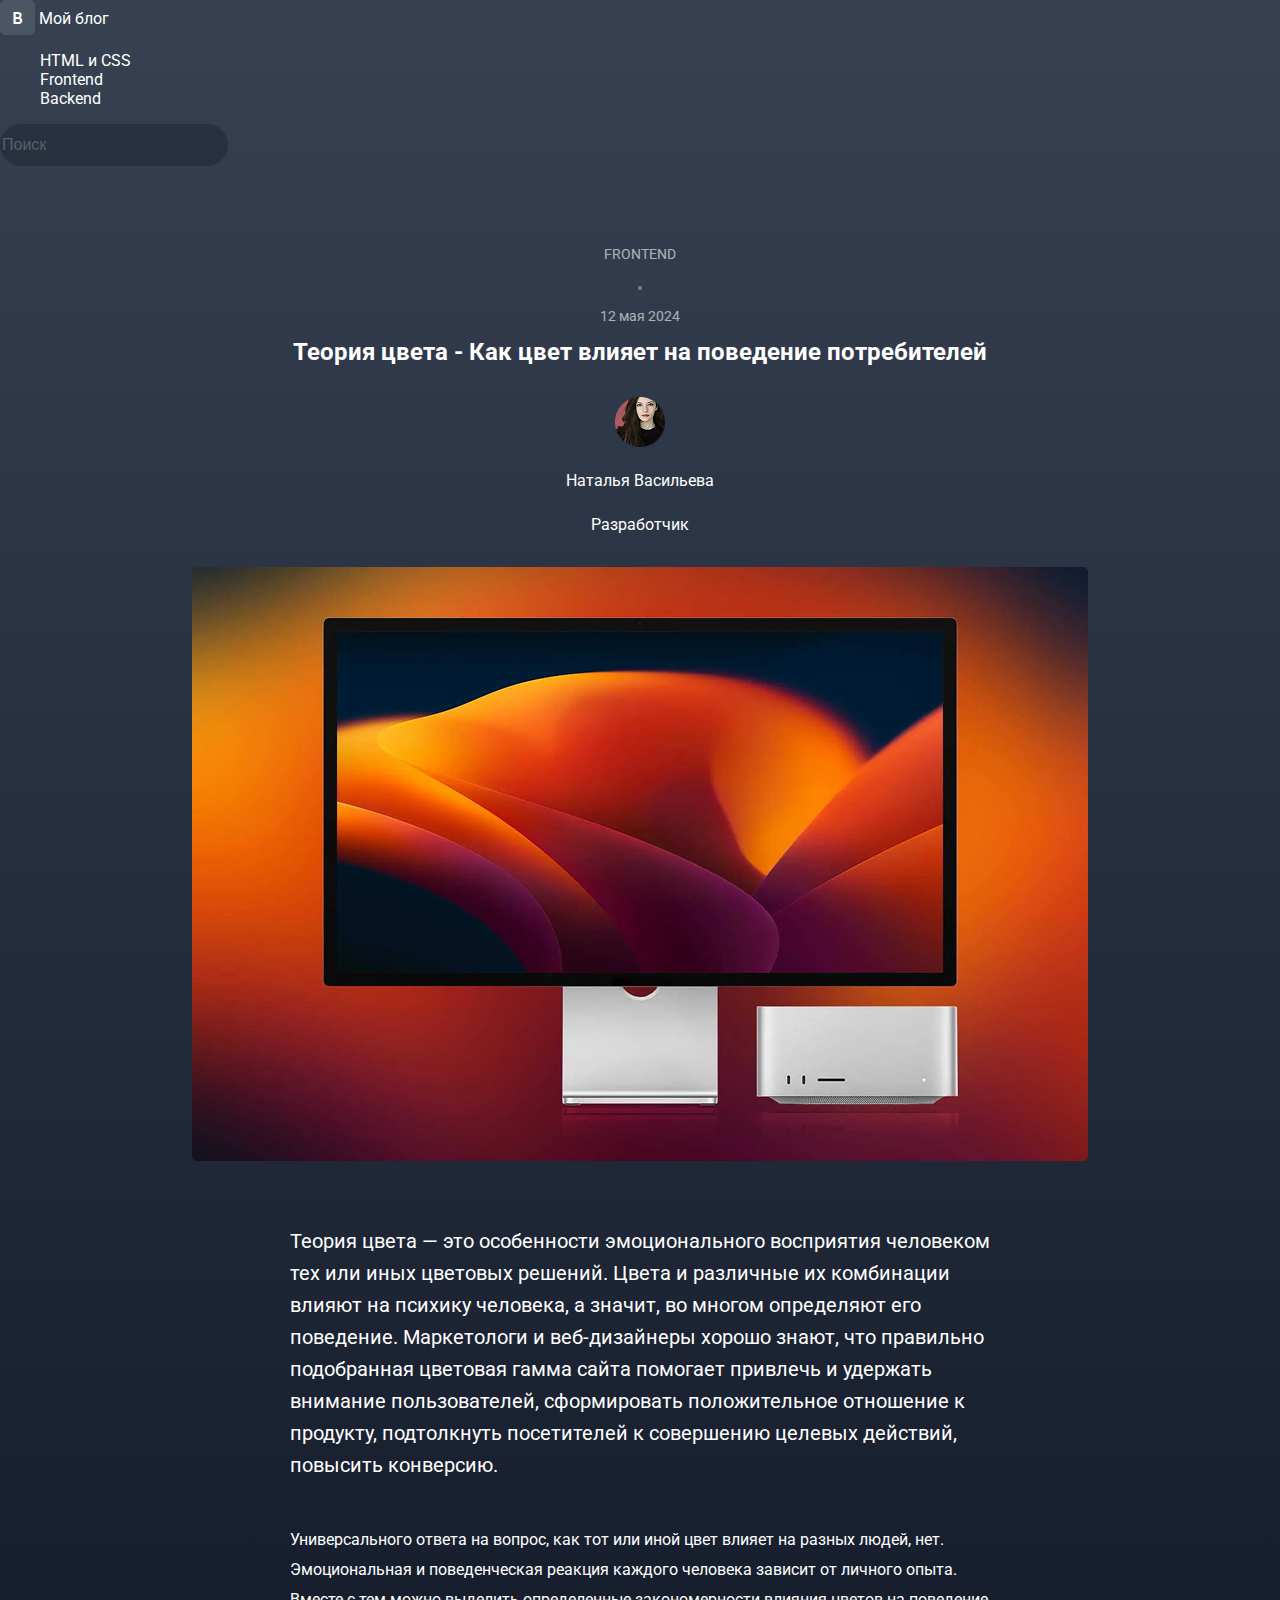
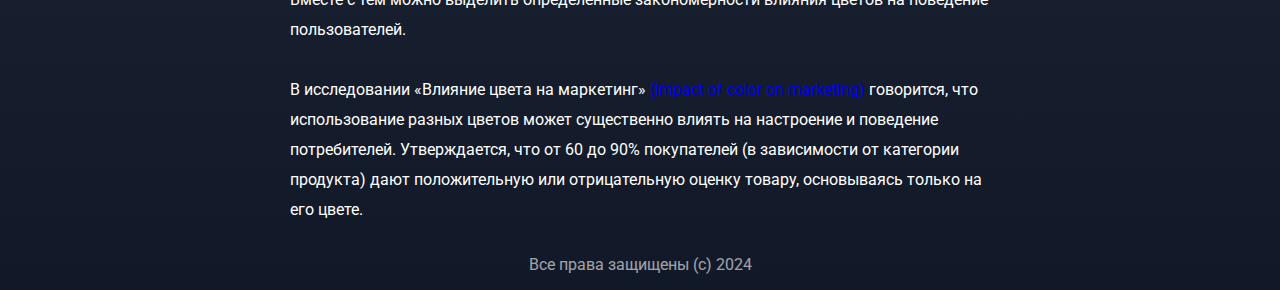
<file: 1-Blog/index.html>
<!DOCTYPE html>
<html lang="en">
<head>
    <meta charset="UTF-8">
    <meta name="viewport" content="width=device-width, initial-scale=1.0">
    <title>Blog</title>
    <link rel="preconnect" href="https://fonts.googleapis.com">
    <link rel="preconnect" href="https://fonts.gstatic.com" crossorigin>
    <link href="https://fonts.googleapis.com/css2?family=Roboto:wght@100..900&display=swap" rel="stylesheet">
    <link rel="stylesheet" href="./styles/style.css">

</head>
<body>
     <header>
        <div>
            <a href="#">
                <span class="span1">B</span>
                <span class="span2">Мой блог</span>
            </a>           
        </div>
        <nav>
            <ul>
                <li>HTML и CSS</li>
                <li>Frontend</li>
                <li>Backend</li>
            </ul>
        </nav>
        <form action="#">
            <div>
                <label for="search"></label>
                <input type="text" name="search" id="search" placeholder="Поиск">
            </div>
        </form>
    </header>
    <main>
        <div class="frontend">
            <p>FRONTEND</p>
            <div>
                <img src="./images/Точка.png" alt="Точка">
            </div>
            <p>12 мая 2024</p>
        </div>
        <h1>Теория цвета - Как цвет влияет на поведение потребителей</h1>
        <section class="info_section">
            <div>
                <div >
                    <img src="./images/Фото.png" alt="фото">
                </div>
                <div class="about_author">
                    <p>Наталья Васильева</p>
                    <p class="prof">Разработчик</p>
                </div> 
            </div>
        </section>
        <section>
            <div class="paint">
                <img src="./images/image.png" alt="картинка">
            </div>
            <p class="text_1">
                Теория цвета — это особенности эмоционального восприятия человеком тех или иных цветовых решений. Цвета и различные их комбинации влияют на психику человека, а значит, во многом определяют его поведение. Маркетологи и веб-дизайнеры хорошо
                знают, что правильно подобранная цветовая гамма сайта помогает привлечь и удержать внимание пользователей, сформировать положительное отношение к продукту, подтолкнуть посетителей к совершению целевых действий, повысить конверсию.
            </p>
            <p class="text_2">
                Универсального ответа на вопрос, как тот или иной цвет влияет на разных людей, нет. Эмоциональная и поведенческая реакция каждого человека зависит от личного опыта. Вместе с тем можно выделить определенные закономерности влияния цветов на поведение пользователей.
            </p>
            <p class="text_2">
                В исследовании «Влияние цвета на маркетинг» <a href="https://www.researchgate.net/publication/235320162_Impact_of_color_on_marketing">(Impact of color on marketing)</a> говорится, что использование разных цветов может существенно влиять на настроение и поведение потребителей. Утверждается, что от 60 до 90% покупателей (в зависимости от категории продукта) дают положительную или отрицательную оценку товару, основываясь только на его цвете.
            </p>
        </section>
    </main>
    <footer>
        <p>Все права защищены (c) 2024</p>
    </footer> 
</body>
</html>
</file>
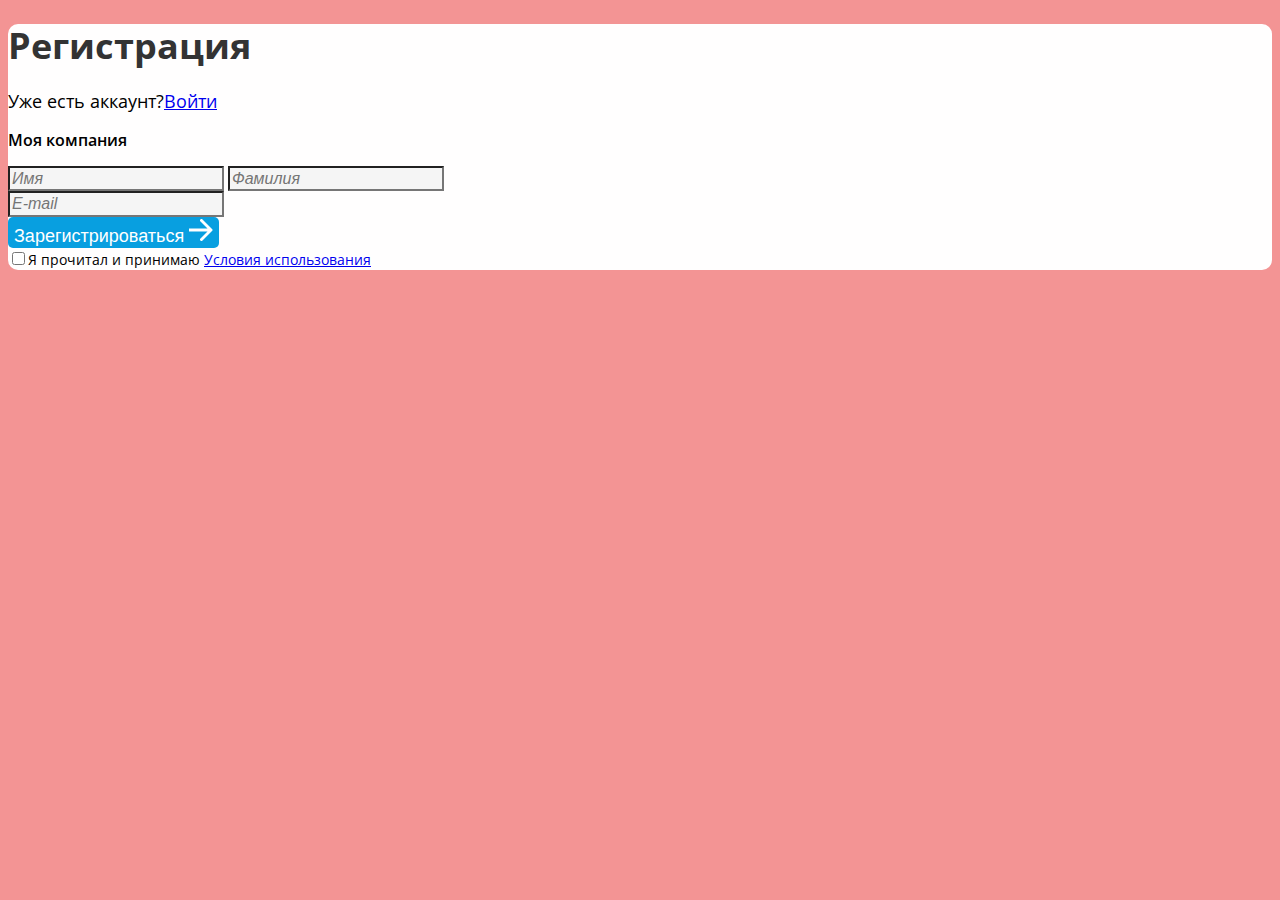
<file: 2-Form/index.html>
<!DOCTYPE html>
<html lang="en">

<head>
    <meta charset="UTF-8">
    <meta name="viewport" content="width=device-width, initial-scale=1.0">
    <title>Регистрация</title>
    <link rel="preconnect" href="https://fonts.googleapis.com">
    <link rel="preconnect" href="https://fonts.gstatic.com" crossorigin>
    <link href="https://fonts.googleapis.com/css2?family=Open+Sans:ital,wght@0,300..800;1,300..800&display=swap"
        rel="stylesheet">
    <link rel="stylesheet" href="./styles/style.css">
</head>

<body>
    <main>
        <h1>Регистрация</h1>
        <p class="account">Уже есть аккаунт?<a href="#">Войти</a></p>
        <p class="company">Моя компания</p>
        <form action="#">
            <div>
                <label>
                    <input type="text" name="first_name" placeholder="Имя" required>
                </label>
                <label>
                    <input type="text" name="surname" placeholder="Фамилия" required>
                </label>
            </div>
            <div>
                <label for="email"></label>
                <input type="email" name="email" id="email" placeholder="E-mail" required>
            </div>
            <button type="submit">Зарегистрироваться <img src="./images/Стрелка.png" alt="стрелка"></button>
            <div>
                <label class="conditions">
                    <input type="checkbox" name="checkbox" id="checkbox">Я прочитал и принимаю
                    <label>
                        <a href="#">Условия использования</a>
            </div>
        </form>
    </main>
</body>

</html>
</file>
<file: 1-Blog/styles/style.css>
@font-face {
    font-family: 'Source Sans Pro';
    src: url('../fonts/sourcesansprosemibold.woff2') format('woff2'), 
    url('../fonts/sourcesansprosemibold.woff') format('woff');
}

body {
    background: linear-gradient(180deg, #374151 0%, #111827 100%);
    font-family: "Roboto", serif;
    font-weight: 400;
    color: #fff;
    margin: 0;
    padding: 0;
}

header{
    margin: 0 0 80px;
}

nav ul {
    list-style: none;
}

#search{
    background: #1F2937;
    font-size: 16px;
    line-height: 100%;
    color: #fff;
    opacity: 60%;
    border: none;
    border-radius: 100px;
    width: 224px;
    height: 40px;
}

h1 {
    font-size: 24px;
    line-height: 120%;
    text-align: center;
    margin: 0 0 30px ;
}

.frontend {
    font-size: 14px;
    line-height: 120%;
    opacity: 60%;
    text-align: center;
    margin: 0 0 14px 0;
}

.info_section{
    margin: 0 0 28px 0;
    text-align: center;
}

.paint {
    text-align: center;
    margin: 0 0 60px 0;
}

.text_1 {
    font-size: 20px;
    line-height: 32px;
    width: 700px;
    height: 250px;
    margin: 0 auto 50px;
}
.text_2 {
    font-size: 16px;
    line-height: 30px;
    width: 700px;
    height: 200;
    margin: 0 auto 30px;
}

.about_author {
    font-size: 16px;
    line-height: 28px;
}

footer {
    background: #121928;
    font-size: 16px;
    line-height: 120%;
    text-align: center;
    opacity: 60%;
}

a {
    text-decoration: none;
}
.span1 {
    padding: 6px 12px;
    display: inline-block;
    color: white;
    font-family: 'Source Sans Pro';
    font-weight: 600;
    font-size: 18px;
    font-style: normal;
    background: #4b5563;
    border-radius: 5px;
}

.span2 {
    color: #fff;
}
</file>
<file: 2-Form/styles/style.css>
body {
    background: linear-gradient(0deg, #F39494, #F39494),
        linear-gradient(243.43deg, #FFA5A5 32.96%, rgba(255, 255, 255, 0) 82.03%),
        linear-gradient(243.18deg, #FDC5C5 25.45%, rgba(242, 152, 222, 0) 100%);
}

main {
    background-color: #fffefe;
    border-radius: 10px;
    font-family: "Open Sans", serif;
}

h1 {
    color: #333;
    font-weight: bold;
    font-size: 36px;
    line-height: 120%;
}

.account {
    font-weight: 400;
    font-size: 18px;
    line-height: 120%;
}

.company {
    font-weight: 600;
    font-size: 16px;
    line-height: 120%;
}

input {
    background: #f5f5f5;
    font-weight: 400;
    font-style: italic;
    font-size: 16px;
    line-height: 120%;
}

button {
    background: #089FE0;
    border-radius: 5px;
    border: #089FE0;
    color: #fff;
    font-weight: 400;
    font-size: 18px;
    line-height: 120%;
}

button:hover {
    background: #2e7c96;
    cursor: pointer;
}

.conditions {
    font-weight: 400;
    font-size: 14px;
    line-height: 120%;
}
</file>
